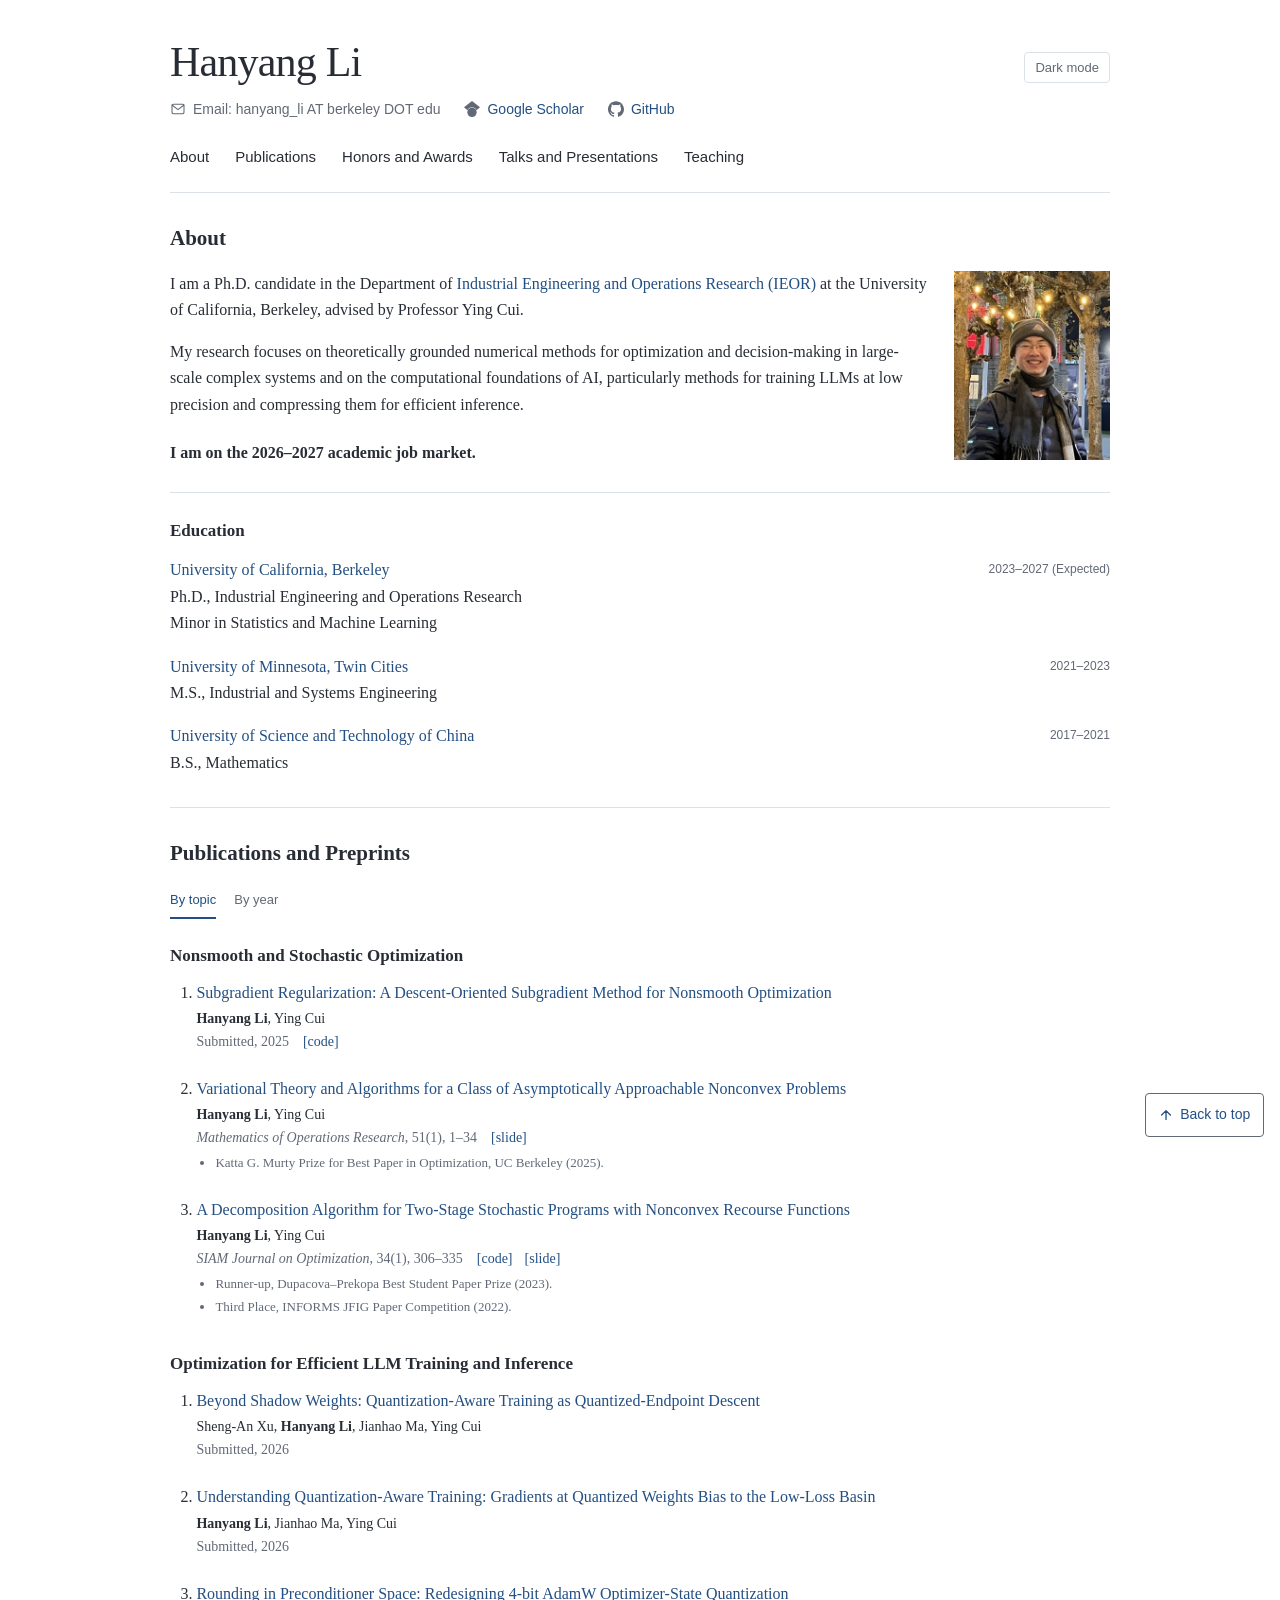
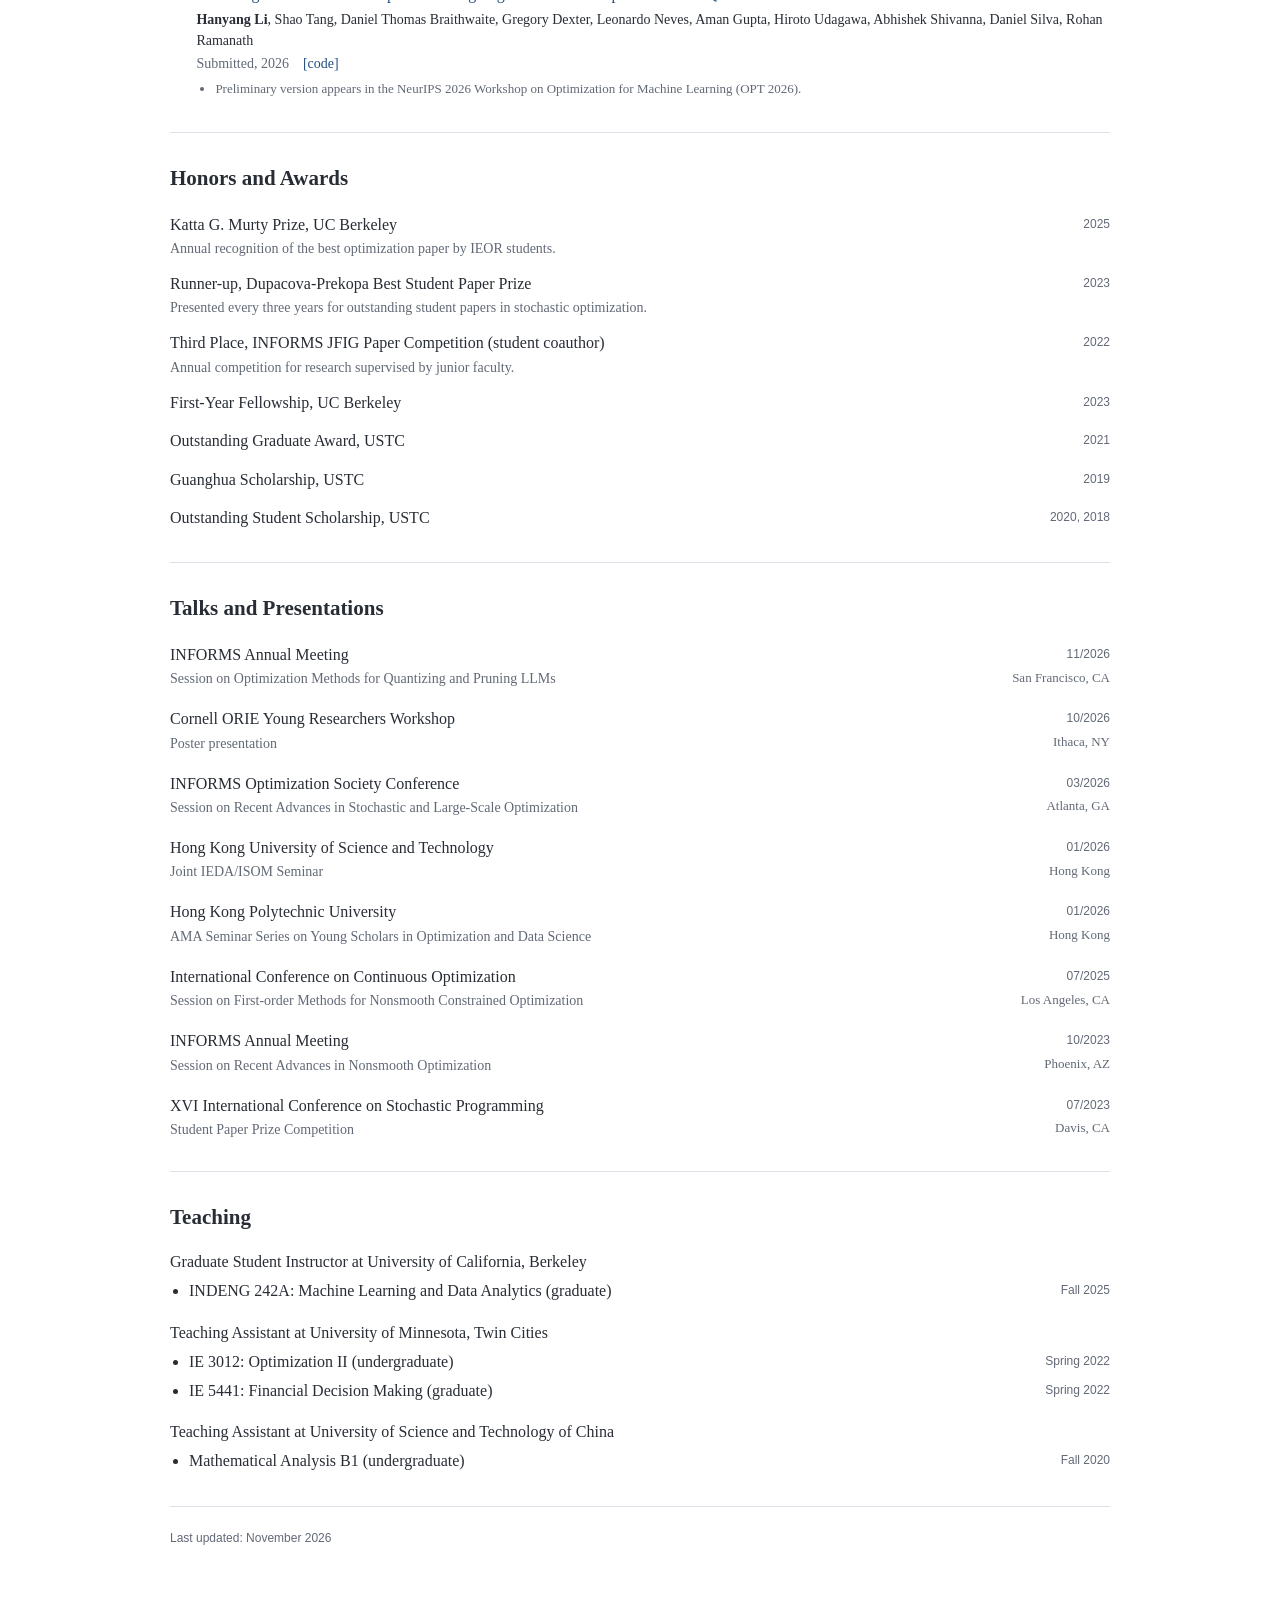
<file: index.html>
<!doctype html>
<html lang="en">
<head>
<meta charset="utf-8">
<meta name="viewport" content="width=device-width, initial-scale=1">
<title>Hanyang Li</title>
<style>html{color-scheme:light dark}body{margin:0}body>div{min-height:100vh}</style>
<script>
(() => {
  try {
    const theme = localStorage.getItem('hanyang-homepage-theme');
    if (theme === 'light' || theme === 'dark') document.documentElement.style.colorScheme = theme;
  } catch (_) {}
})();
</script>
</head>
<body>
<style>
#hanyang-homepage-draft {
  --hp-bg: light-dark(#ffffff, #181b20);
  --hp-text: light-dark(#282d35, #e5e8ee);
  --hp-muted: light-dark(#626976, #b0b8c5);
  --hp-link: light-dark(#234f83, #a3c5ec);
  --hp-rule: light-dark(#dce1e7, #3c434e);
  color: var(--hp-text);
  background: var(--hp-bg);
  font-family: Georgia, 'Times New Roman', serif;
  font-size: 16px;
  line-height: 1.65;
  padding: 38px 44px 30px;
  box-sizing: border-box;
  overflow-wrap: anywhere;
}
#hanyang-homepage-draft * { box-sizing: border-box; }
#hanyang-homepage-draft .hp-inner { max-width: 940px; margin: 0 auto; }
#hanyang-homepage-draft header { border-bottom: 1px solid var(--hp-rule); padding-bottom: 23px; }
#hanyang-homepage-draft .hp-header-top { display: flex; justify-content: space-between; align-items: center; gap: 16px; }
#hanyang-homepage-draft .hp-theme-toggle { flex-shrink: 0; color: var(--hp-muted); background: transparent; border: 1px solid var(--hp-rule); border-radius: 4px; padding: 7px 10px; font: 13px Arial, sans-serif; }
#hanyang-homepage-draft .hp-theme-toggle:hover { color: var(--hp-link); border-color: var(--hp-link); }
#hanyang-homepage-draft .hp-theme-toggle:focus-visible { outline: 2px solid var(--hp-link); outline-offset: 4px; }
@media (pointer: coarse) { #hanyang-homepage-draft .hp-theme-toggle { min-height: 44px; } }
#hanyang-homepage-draft h1 { font-size: 42px; line-height: 1.15; font-weight: 400; margin: 0 0 10px; letter-spacing: -.8px; }
#hanyang-homepage-draft a { color: var(--hp-link); text-decoration: none; }
#hanyang-homepage-draft a:hover { text-decoration: underline; }
#hanyang-homepage-draft a:focus-visible { outline: 2px solid var(--hp-link); outline-offset: 4px; }
#hanyang-homepage-draft nav { display: flex; flex-wrap: wrap; gap: 8px 26px; margin-top: 24px; font: 400 15px/1.6 Arial, sans-serif; }
#hanyang-homepage-draft nav a { color: var(--hp-text); }
#hanyang-homepage-draft nav a:hover { color: var(--hp-link); }
#hanyang-homepage-draft .hp-section { display: grid; grid-template-columns: 1fr; gap: 18px; padding: 31px 0; border-bottom: 1px solid var(--hp-rule); }
#hanyang-homepage-draft .hp-about-layout { display: grid; grid-template-columns: minmax(0, 1fr) 156px; gap: 24px; align-items: start; }
#hanyang-homepage-draft .hp-portrait { display: block; width: 156px; max-width: 100%; height: auto; aspect-ratio: 1171 / 1416; object-fit: cover; grid-column: 2; grid-row: 1; }
#hanyang-homepage-draft .hp-about-copy { grid-column: 1; grid-row: 1; }
#hanyang-homepage-draft .hp-about-education { margin-top: 8px; padding-top: 24px; border-top: 1px solid var(--hp-rule); }
#hanyang-homepage-draft .hp-about-education h3 { font-size: 17px; font-weight: 700; margin: 0 0 12px; }
#hanyang-homepage-draft .hp-education { margin: 0; padding: 0; list-style: none; }
#hanyang-homepage-draft .hp-education li { display: grid; grid-template-columns: minmax(0, 1fr) max-content; gap: 14px; margin: 0 0 17px; }
#hanyang-homepage-draft .hp-education li:last-child { margin-bottom: 0; }
#hanyang-homepage-draft .hp-degree { display: block; }
#hanyang-homepage-draft .hp-teaching-group + .hp-teaching-group { margin-top: 16px; }
#hanyang-homepage-draft .hp-teaching-group h3 { font-size: 16px; margin-bottom: 4px; line-height: 1.5; }
#hanyang-homepage-draft .hp-teaching-role { color: var(--hp-muted); font-size: 14px; font-weight: 400; line-height: 1.5; margin: 0 0 5px; }
#hanyang-homepage-draft .hp-teaching-courses { margin: 0; padding-left: 19px; list-style: disc; }
#hanyang-homepage-draft .hp-teaching-courses li { margin-bottom: 3px; }
#hanyang-homepage-draft .hp-teaching-courses li:last-child { margin-bottom: 0; }
#hanyang-homepage-draft .hp-teaching-course { display: grid; grid-template-columns: minmax(0, 1fr) 110px; gap: 14px; }
#hanyang-homepage-draft h2 { font-size: 21px; font-weight: 700; margin: 0; line-height: 1.4; }
#hanyang-homepage-draft h3 { font-size: 17px; font-weight: 500; margin: 0 0 10px; }
#hanyang-homepage-draft p { margin: 0 0 15px; }
#hanyang-homepage-draft p:last-child { margin-bottom: 0; }
#hanyang-homepage-draft strong { font-weight: 500; }
#hanyang-homepage-draft .hp-theme { margin: 0 0 21px; }
#hanyang-homepage-draft .hp-theme:last-child { margin-bottom: 0; }
#hanyang-homepage-draft .hp-theme h3 { margin-bottom: 5px; }
#hanyang-homepage-draft .hp-theme h3,
#hanyang-homepage-draft .hp-topic-view .hp-paper-group h3 { font-weight: 700; }
#hanyang-homepage-draft .hp-paper-list { margin: 0; padding-left: 1.65em; list-style: decimal; }
#hanyang-homepage-draft .hp-paper { margin: 0 0 24px; }
#hanyang-homepage-draft .hp-paper:last-child { margin-bottom: 0; }
#hanyang-homepage-draft .hp-paper-title { display: block; margin-bottom: 4px; font-size: 16px; line-height: 1.45; }
#hanyang-homepage-draft .hp-authors { font-size: 14px; margin: 0 0 2px; line-height: 1.5; }
#hanyang-homepage-draft .hp-authors a { color: inherit; }
#hanyang-homepage-draft .hp-advisor-link { color: inherit; }
#hanyang-homepage-draft .hp-authors strong,
#hanyang-homepage-draft #hp-job-market strong { font-weight: 700; }
#hanyang-homepage-draft #hp-job-market { margin-top: 22px; }
#hanyang-homepage-draft .hp-status { color: var(--hp-muted); font-size: 14px; margin: 0; line-height: 1.5; }
#hanyang-homepage-draft .hp-publication-meta { display: flex; flex-wrap: wrap; align-items: baseline; gap: 0 14px; }
#hanyang-homepage-draft .hp-resource-links { display: inline-flex; flex-wrap: wrap; align-items: baseline; gap: 12px; margin: 0; font-size: 14px; line-height: 1.5; }
#hanyang-homepage-draft .hp-award-list { color: var(--hp-muted); font-size: 13px; margin: 5px 0 0; padding-left: 19px; line-height: 1.5; list-style-type: disc; }
#hanyang-homepage-draft .hp-award-list li { margin: 3px 0; }
#hanyang-homepage-draft .hp-paper-group + .hp-paper-group { margin-top: 34px; }
#hanyang-homepage-draft .hp-grouping { display: flex; flex-wrap: wrap; align-items: center; gap: 6px 18px; margin: -5px 0 23px; }
#hanyang-homepage-draft .hp-grouping label { font-family: Arial, sans-serif; font-size: 13px; color: var(--hp-muted); background: transparent; border: 0; border-bottom: 2px solid transparent; padding: 7px 0; }
#hanyang-homepage-draft .hp-year-view { display: none; }
#hanyang-homepage-draft #hp-view-year:checked ~ .hp-topic-view { display: none; }
#hanyang-homepage-draft #hp-view-year:checked ~ .hp-year-view { display: block; }
#hanyang-homepage-draft #hp-view-topic:checked ~ .hp-grouping label[for="hp-view-topic"],
#hanyang-homepage-draft #hp-view-year:checked ~ .hp-grouping label[for="hp-view-year"] { color: var(--hp-link); border-bottom-color: var(--hp-link); }
#hanyang-homepage-draft #hp-view-topic:focus-visible ~ .hp-grouping label[for="hp-view-topic"],
#hanyang-homepage-draft #hp-view-year:focus-visible ~ .hp-grouping label[for="hp-view-year"] { outline: 2px solid var(--hp-link); outline-offset: 4px; }
#hanyang-homepage-draft .hp-screen-reader { position: absolute; width: 1px; height: 1px; padding: 0; margin: -1px; overflow: hidden; clip-path: inset(50%); white-space: nowrap; border: 0; }
#hanyang-homepage-draft [hidden] { display: none; }
@media (pointer: coarse) { #hanyang-homepage-draft .hp-grouping label { min-height: 44px; min-width: 64px; } }
#hanyang-homepage-draft .hp-talks { margin: 0; padding: 0; list-style: none; }
#hanyang-homepage-draft .hp-talks li { display: grid; grid-template-columns: minmax(0, 1fr) 130px; gap: 14px; margin: 0 0 17px; }
#hanyang-homepage-draft .hp-talks li:last-child { margin-bottom: 0; }
#hanyang-homepage-draft .hp-talk-venue { display: block; }
#hanyang-homepage-draft .hp-talk-meta { text-align: right; }
#hanyang-homepage-draft .hp-talk-meta .hp-date { display: block; text-align: right; }
#hanyang-homepage-draft .hp-talk-meta .hp-location { display: block; margin-top: 4px; font-size: 13px; line-height: 1.45; }
#hanyang-homepage-draft .hp-talk-detail { display: block; color: var(--hp-muted); font-size: 14px; line-height: 1.5; }
#hanyang-homepage-draft .hp-date { color: var(--hp-muted); text-align: right; font-family: Arial, sans-serif; font-size: 12px; padding-top: 3px; white-space: nowrap; }
#hanyang-homepage-draft #hp-contact { display: flex; flex-wrap: wrap; align-items: center; gap: 8px 24px; margin: 2px 0 0; color: var(--hp-muted); font: 14px/1.6 Arial, sans-serif; }
#hanyang-homepage-draft .hp-contact-email, #hanyang-homepage-draft .hp-profile-links a { display: inline-flex; align-items: center; gap: 7px; max-width: 100%; }
#hanyang-homepage-draft .hp-contact-icon { display: block; width: 16px; height: 16px; flex: none; color: var(--hp-muted); }
@media (max-width: 680px) {
  #hanyang-homepage-draft #hp-contact { flex-direction: column; align-items: flex-start; gap: 7px; }
}
#hanyang-homepage-draft .hp-profile-links { display: inline-flex; flex-wrap: wrap; align-items: baseline; column-gap: 1.5rem; }
#hanyang-homepage-draft .hp-spaced { display: flex; flex-wrap: wrap; align-items: baseline; gap: 0 1.5rem; }
#hanyang-homepage-draft .hp-location { color: var(--hp-muted); font-size: 14px; }
#hanyang-homepage-draft #hp-home { scroll-margin-top: 3rem; }
#hanyang-homepage-draft { --hp-page-gutter:44px; --hp-return-gap:16px; --hp-return-size:44px; }
#hanyang-homepage-draft .hp-scroll-body { position:relative; }
#hanyang-homepage-draft .hp-return-rail {
  position:absolute; z-index:2; pointer-events:none;
  right:calc(max(var(--hp-return-gap), env(safe-area-inset-right, 0px)) - var(--hp-page-gutter));
  top:min(100vh, calc(100% - var(--hp-return-size)));
  top:min(100dvh, calc(100% - var(--hp-return-size))); bottom:0;
}
#hanyang-homepage-draft .hp-back-top {
  position:sticky;
  top:calc(100vh - var(--hp-return-size) - max(var(--hp-return-gap), env(safe-area-inset-bottom, 0px)));
  top:calc(100dvh - var(--hp-return-size) - max(var(--hp-return-gap), env(safe-area-inset-bottom, 0px)));
  display:flex; align-items:center; justify-content:center; gap:.45rem; min-height:var(--hp-return-size);
  padding:0 .8rem; pointer-events:auto; font:14px/1.2 Arial, sans-serif;
  color:var(--hp-link); background:var(--hp-bg); border:1px solid var(--hp-muted); border-radius:4px;
}
#hanyang-homepage-draft .hp-back-top .hp-short { display: none; }
#hanyang-homepage-draft .hp-back-top svg { width: 14px; height: 14px; flex: none; }
#hanyang-homepage-draft footer { min-height: 65px; }
@media (max-width: 680px) {
  #hanyang-homepage-draft .hp-spaced, #hanyang-homepage-draft .hp-profile-links { column-gap: 1.25rem; }
  #hanyang-homepage-draft { --hp-page-gutter:24px; --hp-return-gap:10px; }
  #hanyang-homepage-draft .hp-back-top .hp-short { display: inline; }
  #hanyang-homepage-draft .hp-back-top .hp-long { display: none; }
}
#hanyang-homepage-draft .hp-honors { padding: 0; margin: 0; list-style: none; }
#hanyang-homepage-draft .hp-honors a { color: inherit; }
#hanyang-homepage-draft .hp-honors li { display: grid; grid-template-columns: minmax(0, 1fr) max-content; gap: 2px 14px; }
#hanyang-homepage-draft .hp-honors li + li { margin-top: 12px; }
#hanyang-homepage-draft .hp-award-note { display: block; color: var(--hp-muted); font-size: 14px; line-height: 1.5; }
@media (max-width: 400px) { #hanyang-homepage-draft .hp-honors li { grid-template-columns: 1fr; } }
#hanyang-homepage-draft footer { padding-top: 22px; color: var(--hp-muted); font-family: Arial, sans-serif; font-size: 12px; }
@media (max-width: 680px) {
  #hanyang-homepage-draft { padding: 28px 24px; }
  #hanyang-homepage-draft .hp-section { gap: 15px; padding: 25px 0; }
  #hanyang-homepage-draft h1 { font-size: 36px; }
}
@media (max-width: 400px) {
  #hanyang-homepage-draft { --hp-page-gutter:18px; padding: 24px 18px; }
  #hanyang-homepage-draft .hp-talks li { grid-template-columns: minmax(0, 1fr) 100px; gap: 14px; }
  #hanyang-homepage-draft .hp-education li { grid-template-columns: 1fr; gap: 2px; }
  #hanyang-homepage-draft .hp-teaching-course { grid-template-columns: 1fr; gap: 2px; }
  #hanyang-homepage-draft .hp-date { text-align: left; padding: 0; }
}
@media (max-width: 520px) {
  #hanyang-homepage-draft .hp-about-layout { grid-template-columns: 1fr; gap: 18px; }
  #hanyang-homepage-draft .hp-portrait { grid-column: 1; grid-row: 1; }
  #hanyang-homepage-draft .hp-about-copy { grid-column: 1; grid-row: 2; }
}
</style>
<div id="hanyang-homepage-draft">
  <div class="hp-inner">
    <header id="hp-home" tabindex="-1">
      <div class="hp-header-top">
        <h1>Hanyang Li</h1>
        <button class="hp-theme-toggle cursor-interaction" type="button" aria-label="Switch to dark mode">Dark mode</button>
      </div>
      <p id="hp-contact"><span class="hp-contact-email"><svg class="hp-contact-icon" viewBox="0 0 24 24" fill="none" stroke="currentColor" stroke-width="1.6" stroke-linecap="round" stroke-linejoin="round" aria-hidden="true" focusable="false"><rect x="3" y="5" width="18" height="14" rx="2"/><path d="m3 6 9 7 9-7"/></svg><span>Email: hanyang_li AT berkeley DOT edu</span></span><span class="hp-profile-links"><a href="https://scholar.google.com/citations?hl=en&amp;user=V45E46EAAAAJ" target="_blank" rel="noopener noreferrer"><svg class="hp-contact-icon" viewBox="0 0 24 24" fill="currentColor" aria-hidden="true" focusable="false"><path d="M5.242 13.769L0 9.5 12 0l12 9.5-5.242 4.269C17.548 11.249 14.978 9.5 12 9.5c-2.977 0-5.548 1.748-6.758 4.269zM12 10a7 7 0 1 0 0 14 7 7 0 0 0 0-14z"/></svg><span>Google Scholar</span></a><a href="https://github.com/lhyoung99" target="_blank" rel="noopener noreferrer"><svg class="hp-contact-icon" viewBox="0 0 24 24" fill="currentColor" aria-hidden="true" focusable="false"><path d="M12 .297c-6.63 0-12 5.373-12 12 0 5.303 3.438 9.8 8.205 11.385.6.113.82-.258.82-.577 0-.285-.01-1.04-.015-2.04-3.338.724-4.042-1.61-4.042-1.61C4.422 18.07 3.633 17.7 3.633 17.7c-1.087-.744.084-.729.084-.729 1.205.084 1.838 1.236 1.838 1.236 1.07 1.835 2.809 1.305 3.495.998.108-.776.417-1.305.76-1.605-2.665-.3-5.466-1.332-5.466-5.93 0-1.31.465-2.38 1.235-3.22-.135-.303-.54-1.523.105-3.176 0 0 1.005-.322 3.3 1.23.96-.267 1.98-.399 3-.405 1.02.006 2.04.138 3 .405 2.28-1.552 3.285-1.23 3.285-1.23.645 1.653.24 2.873.12 3.176.765.84 1.23 1.91 1.23 3.22 0 4.61-2.805 5.625-5.475 5.92.42.36.81 1.096.81 2.22 0 1.606-.015 2.896-.015 3.286 0 .315.21.69.825.57C20.565 22.092 24 17.592 24 12.297c0-6.627-5.373-12-12-12"/></svg><span>GitHub</span></a></span></p>
      <nav aria-label="Homepage sections">
        <a href="#hp-about">About</a>
        <a href="#hp-publications">Publications</a>
        <a href="#hp-honors">Honors and Awards</a>
        <a href="#hp-talks">Talks and Presentations</a>
        <a href="#hp-teaching">Teaching</a>
      </nav>
    </header>
  </div>
  <div class="hp-scroll-body">
    <div class="hp-inner">

    <section class="hp-section" id="hp-about" aria-labelledby="hp-about-title">
      <h2 id="hp-about-title">About</h2>
      <div class="hp-about-layout">
        <img class="hp-portrait" src="portrait-lights.jpg" alt="Hanyang Li" width="1171" height="1416" decoding="async" data-alternate-src="photos.jpg">
        <div class="hp-about-copy">
        <p>I am a Ph.D. candidate in the Department of <a href="https://ieor.berkeley.edu/" target="_blank" rel="noopener noreferrer">Industrial Engineering and Operations Research (IEOR)</a> at the University of California, Berkeley, advised by Professor <a class="hp-advisor-link" href="https://sites.google.com/site/optyingcui/" target="_blank" rel="noopener noreferrer">Ying Cui</a>.</p>
          <p id="hp-research">My research focuses on theoretically grounded numerical methods for optimization and decision-making in large-scale complex systems and on the computational foundations of AI, particularly methods for training LLMs at low precision and compressing them for efficient inference.</p>
        <p id="hp-job-market"><strong>I am on the 2026–2027 academic job market.</strong></p>
        </div>
      </div>
      <section class="hp-about-education" id="hp-education" aria-labelledby="hp-education-title">
      <h3 id="hp-education-title">Education</h3>
      <ul class="hp-education">
        <li>
          <div><a href="https://www.berkeley.edu/" target="_blank" rel="noopener noreferrer">University of California, Berkeley</a><span class="hp-degree">Ph.D., Industrial Engineering and Operations Research</span><span class="hp-degree">Minor in Statistics and Machine Learning</span></div>
          <span class="hp-date">2023–2027 (Expected)</span>
        </li>
        <li>
          <div><a href="https://twin-cities.umn.edu/" target="_blank" rel="noopener noreferrer">University of Minnesota, Twin Cities</a><span class="hp-degree">M.S., Industrial and Systems Engineering</span></div>
          <span class="hp-date">2021–2023</span>
        </li>
        <li>
          <div><a href="https://en.ustc.edu.cn/" target="_blank" rel="noopener noreferrer">University of Science and Technology of China</a><span class="hp-degree">B.S., Mathematics</span></div>
          <span class="hp-date">2017–2021</span>
        </li>
      </ul>
      </section>
    </section>

    <section class="hp-section" id="hp-publications" aria-labelledby="hp-publications-title">
      <h2 id="hp-publications-title">Publications and Preprints</h2>
      <div>
        <input class="hp-screen-reader" type="radio" name="hp-publication-view" id="hp-view-topic" value="topic" checked aria-controls="hp-publication-groups">
        <input class="hp-screen-reader" type="radio" name="hp-publication-view" id="hp-view-year" value="year" aria-controls="hp-publication-years">
        <div class="hp-grouping">
          <label class="cursor-interaction" for="hp-view-topic">By topic</label>
          <label class="cursor-interaction" for="hp-view-year">By year</label>
        </div>
        <div id="hp-publication-groups" class="hp-topic-view">
        <div class="hp-paper-group" data-publication-group="nonsmooth">
          <h3>Nonsmooth and Stochastic Optimization</h3>
          <ol class="hp-paper-list" start="1">
            <li class="hp-paper" data-topic="nonsmooth" data-year="2025" data-order="1">
              <a class="hp-paper-title" href="https://arxiv.org/abs/2505.07143" target="_blank" rel="noopener noreferrer">Subgradient Regularization: A Descent-Oriented Subgradient Method for Nonsmooth Optimization</a>
              <p class="hp-authors"><strong>Hanyang Li</strong>, <a href="https://sites.google.com/site/optyingcui/" target="_blank" rel="noopener noreferrer">Ying Cui</a></p>
              <p class="hp-status hp-publication-meta"><span>Submitted, 2025</span> <span class="hp-resource-links"><a href="https://github.com/lhyoung99/subgradient-regularization" target="_blank" rel="noopener noreferrer">[code]</a></span></p>
            </li>
            <li class="hp-paper" data-topic="nonsmooth" data-year="2025" data-order="2">
              <a class="hp-paper-title" href="https://pubsonline.informs.org/doi/10.1287/moor.2023.0202" target="_blank" rel="noopener noreferrer">Variational Theory and Algorithms for a Class of Asymptotically Approachable Nonconvex Problems</a>
              <p class="hp-authors"><strong>Hanyang Li</strong>, <a href="https://sites.google.com/site/optyingcui/" target="_blank" rel="noopener noreferrer">Ying Cui</a></p>
              <p class="hp-status hp-publication-meta"><span><em>Mathematics of Operations Research</em>, 51(1), 1–34</span> <span class="hp-resource-links"><a href="https://lhyoung99.github.io/ADC_2023INFORMS.pdf" target="_blank" rel="noopener noreferrer">[slide]</a></span></p>
              <ul class="hp-award-list">
                <li>Katta G. Murty Prize for Best Paper in Optimization, UC Berkeley (2025).</li>
              </ul>
            </li>
            <li class="hp-paper" data-topic="nonsmooth" data-year="2024" data-order="3">
              <a class="hp-paper-title" href="https://epubs.siam.org/doi/abs/10.1137/22M1488533?journalCode=sjope8" target="_blank" rel="noopener noreferrer">A Decomposition Algorithm for Two-Stage Stochastic Programs with Nonconvex Recourse Functions</a>
              <p class="hp-authors"><strong>Hanyang Li</strong>, <a href="https://sites.google.com/site/optyingcui/" target="_blank" rel="noopener noreferrer">Ying Cui</a></p>
              <p class="hp-status hp-publication-meta"><span><em>SIAM Journal on Optimization</em>, 34(1), 306–335</span> <span class="hp-resource-links"><a href="https://github.com/lhyoung99/Decomposition_NonvexSP" target="_blank" rel="noopener noreferrer">[code]</a> <a href="https://lhyoung99.github.io/Decomp_2023ICSP.pdf" target="_blank" rel="noopener noreferrer">[slide]</a></span></p>
              <ul class="hp-award-list">
                <li>Runner-up, Dupacova–Prekopa Best Student Paper Prize (2023).</li>
                <li>Third Place, INFORMS JFIG Paper Competition (2022).</li>
              </ul>
            </li>
          </ol>
        </div>
        <div class="hp-paper-group" data-publication-group="efficient">
          <h3>Optimization for Efficient LLM Training and Inference</h3>
          <ol class="hp-paper-list" start="1">
            <li class="hp-paper" data-topic="efficient" data-year="2026" data-order="1">
              <a class="hp-paper-title" href="https://arxiv.org/abs/2609.21834" target="_blank" rel="noopener noreferrer">Beyond Shadow Weights: Quantization-Aware Training as Quantized-Endpoint Descent</a>
              <p class="hp-authors"><a href="https://samuel-xu825.github.io/index.html" target="_blank" rel="noopener noreferrer">Sheng-An Xu</a>, <strong>Hanyang Li</strong>, <a href="https://jianhaoma.github.io/" target="_blank" rel="noopener noreferrer">Jianhao Ma</a>, <a href="https://sites.google.com/site/optyingcui/" target="_blank" rel="noopener noreferrer">Ying Cui</a></p>
              <p class="hp-status">Submitted, 2026</p>
            </li>
            <li class="hp-paper" data-topic="efficient" data-year="2026" data-order="2">
              <a class="hp-paper-title" href="https://arxiv.org/abs/2606.09012" target="_blank" rel="noopener noreferrer">Understanding Quantization-Aware Training: Gradients at Quantized Weights Bias to the Low-Loss Basin</a>
              <p class="hp-authors"><strong>Hanyang Li</strong>, <a href="https://jianhaoma.github.io/" target="_blank" rel="noopener noreferrer">Jianhao Ma</a>, <a href="https://sites.google.com/site/optyingcui/" target="_blank" rel="noopener noreferrer">Ying Cui</a></p>
              <p class="hp-status">Submitted, 2026</p>
            </li>
            <li class="hp-paper" data-topic="efficient" data-year="2026" data-order="3">
              <a class="hp-paper-title" href="https://arxiv.org/abs/2610.12444" target="_blank" rel="noopener noreferrer">Rounding in Preconditioner Space: Redesigning 4-bit AdamW Optimizer-State Quantization</a>
              <p class="hp-authors"><strong>Hanyang Li</strong>, Shao Tang, Daniel Thomas Braithwaite, Gregory Dexter, Leonardo Neves, Aman Gupta, Hiroto Udagawa, Abhishek Shivanna, Daniel Silva, Rohan Ramanath</p>
              <p class="hp-status hp-publication-meta"><span>Submitted, 2026</span> <span class="hp-resource-links"><a href="https://github.com/nubank/adamw4bit" target="_blank" rel="noopener noreferrer">[code]</a></span></p>
              <ul class="hp-award-list">
                <li>Preliminary version appears in the NeurIPS 2026 Workshop on Optimization for Machine Learning (OPT 2026).</li>
              </ul>
            </li>
          </ol>
        </div>
        </div>
        <div id="hp-publication-years" class="hp-year-view">
        <div class="hp-paper-group" data-publication-group="2026">
          <h3>2026</h3>
          <ol class="hp-paper-list" start="1">
            <li class="hp-paper" data-topic="efficient" data-year="2026" data-order="1">
              <a class="hp-paper-title" href="https://arxiv.org/abs/2609.21834" target="_blank" rel="noopener noreferrer">Beyond Shadow Weights: Quantization-Aware Training as Quantized-Endpoint Descent</a>
              <p class="hp-authors"><a href="https://samuel-xu825.github.io/index.html" target="_blank" rel="noopener noreferrer">Sheng-An Xu</a>, <strong>Hanyang Li</strong>, <a href="https://jianhaoma.github.io/" target="_blank" rel="noopener noreferrer">Jianhao Ma</a>, <a href="https://sites.google.com/site/optyingcui/" target="_blank" rel="noopener noreferrer">Ying Cui</a></p>
              <p class="hp-status">Submitted, 2026</p>
            </li>
            <li class="hp-paper" data-topic="efficient" data-year="2026" data-order="2">
              <a class="hp-paper-title" href="https://arxiv.org/abs/2606.09012" target="_blank" rel="noopener noreferrer">Understanding Quantization-Aware Training: Gradients at Quantized Weights Bias to the Low-Loss Basin</a>
              <p class="hp-authors"><strong>Hanyang Li</strong>, <a href="https://jianhaoma.github.io/" target="_blank" rel="noopener noreferrer">Jianhao Ma</a>, <a href="https://sites.google.com/site/optyingcui/" target="_blank" rel="noopener noreferrer">Ying Cui</a></p>
              <p class="hp-status">Submitted, 2026</p>
            </li>
            <li class="hp-paper" data-topic="efficient" data-year="2026" data-order="3">
              <a class="hp-paper-title" href="https://arxiv.org/abs/2610.12444" target="_blank" rel="noopener noreferrer">Rounding in Preconditioner Space: Redesigning 4-bit AdamW Optimizer-State Quantization</a>
              <p class="hp-authors"><strong>Hanyang Li</strong>, Shao Tang, Daniel Thomas Braithwaite, Gregory Dexter, Leonardo Neves, Aman Gupta, Hiroto Udagawa, Abhishek Shivanna, Daniel Silva, Rohan Ramanath</p>
              <p class="hp-status hp-publication-meta"><span>Submitted, 2026</span> <span class="hp-resource-links"><a href="https://github.com/nubank/adamw4bit" target="_blank" rel="noopener noreferrer">[code]</a></span></p>
              <ul class="hp-award-list">
                <li>Preliminary version appears in the NeurIPS 2026 Workshop on Optimization for Machine Learning (OPT 2026).</li>
              </ul>
            </li>
          </ol>
        </div>
        <div class="hp-paper-group" data-publication-group="2025">
          <h3>2025</h3>
          <ol class="hp-paper-list" start="1">
            <li class="hp-paper" data-topic="nonsmooth" data-year="2025" data-order="1">
              <a class="hp-paper-title" href="https://arxiv.org/abs/2505.07143" target="_blank" rel="noopener noreferrer">Subgradient Regularization: A Descent-Oriented Subgradient Method for Nonsmooth Optimization</a>
              <p class="hp-authors"><strong>Hanyang Li</strong>, <a href="https://sites.google.com/site/optyingcui/" target="_blank" rel="noopener noreferrer">Ying Cui</a></p>
              <p class="hp-status hp-publication-meta"><span>Submitted, 2025</span> <span class="hp-resource-links"><a href="https://github.com/lhyoung99/subgradient-regularization" target="_blank" rel="noopener noreferrer">[code]</a></span></p>
            </li>
            <li class="hp-paper" data-topic="nonsmooth" data-year="2025" data-order="2">
              <a class="hp-paper-title" href="https://pubsonline.informs.org/doi/10.1287/moor.2023.0202" target="_blank" rel="noopener noreferrer">Variational Theory and Algorithms for a Class of Asymptotically Approachable Nonconvex Problems</a>
              <p class="hp-authors"><strong>Hanyang Li</strong>, <a href="https://sites.google.com/site/optyingcui/" target="_blank" rel="noopener noreferrer">Ying Cui</a></p>
              <p class="hp-status hp-publication-meta"><span><em>Mathematics of Operations Research</em>, 51(1), 1–34</span> <span class="hp-resource-links"><a href="https://lhyoung99.github.io/ADC_2023INFORMS.pdf" target="_blank" rel="noopener noreferrer">[slide]</a></span></p>
              <ul class="hp-award-list">
                <li>Katta G. Murty Prize for Best Paper in Optimization, UC Berkeley (2025).</li>
              </ul>
            </li>
          </ol>
        </div>
        <div class="hp-paper-group" data-publication-group="2024">
          <h3>2024</h3>
          <ol class="hp-paper-list" start="1">
            <li class="hp-paper" data-topic="nonsmooth" data-year="2024" data-order="3">
              <a class="hp-paper-title" href="https://epubs.siam.org/doi/abs/10.1137/22M1488533?journalCode=sjope8" target="_blank" rel="noopener noreferrer">A Decomposition Algorithm for Two-Stage Stochastic Programs with Nonconvex Recourse Functions</a>
              <p class="hp-authors"><strong>Hanyang Li</strong>, <a href="https://sites.google.com/site/optyingcui/" target="_blank" rel="noopener noreferrer">Ying Cui</a></p>
              <p class="hp-status hp-publication-meta"><span><em>SIAM Journal on Optimization</em>, 34(1), 306–335</span> <span class="hp-resource-links"><a href="https://github.com/lhyoung99/Decomposition_NonvexSP" target="_blank" rel="noopener noreferrer">[code]</a> <a href="https://lhyoung99.github.io/Decomp_2023ICSP.pdf" target="_blank" rel="noopener noreferrer">[slide]</a></span></p>
              <ul class="hp-award-list">
                <li>Runner-up, Dupacova–Prekopa Best Student Paper Prize (2023).</li>
                <li>Third Place, INFORMS JFIG Paper Competition (2022).</li>
              </ul>
            </li>
          </ol>
        </div>
        </div>
      </div>
    </section>

    <section class="hp-section" id="hp-honors" aria-labelledby="hp-honors-title">
      <h2 id="hp-honors-title">Honors and Awards</h2>
      <ul class="hp-honors">
        <li><div><a href="https://ieor.berkeley.edu/graduate/katta-g-murty-prize-hanyang-li/" target="_blank" rel="noopener noreferrer">Katta G. Murty Prize, UC Berkeley</a><span class="hp-award-note">Annual recognition of the best optimization paper by IEOR students.</span></div><span class="hp-date">2025</span></li>
        <li><div>Runner-up, <a href="https://www.stoprog.org/2023-dupa%C4%8Dov%C3%A1-pr%C3%A9kopa-student-paper-prize-awards" target="_blank" rel="noopener noreferrer">Dupacova-Prekopa Best Student Paper Prize</a><span class="hp-award-note">Presented every three years for outstanding student papers in stochastic optimization.</span></div><span class="hp-date">2023</span></li>
        <li><div>Third Place, <a href="https://www.informs.org/Recognizing-Excellence/Award-Recipients/Hanyang-Li" target="_blank" rel="noopener noreferrer">INFORMS JFIG Paper Competition (student coauthor)</a><span class="hp-award-note">Annual competition for research supervised by junior faculty.</span></div><span class="hp-date">2022</span></li>
        <li><div>First-Year Fellowship, UC Berkeley</div><span class="hp-date">2023</span></li>
        <li><div>Outstanding Graduate Award, USTC</div><span class="hp-date">2021</span></li>
        <li><div>Guanghua Scholarship, USTC</div><span class="hp-date">2019</span></li>
        <li><div>Outstanding Student Scholarship, USTC</div><span class="hp-date">2020, 2018</span></li>
      </ul>
    </section>

    <section class="hp-section" id="hp-talks" aria-labelledby="hp-talks-title">
      <h2 id="hp-talks-title">Talks and Presentations</h2>
      <ul class="hp-talks">
        <li>
          <div><span class="hp-talk-venue">INFORMS Annual Meeting</span><span class="hp-talk-detail">Session on Optimization Methods for Quantizing and Pruning LLMs</span></div>
          <div class="hp-talk-meta"><span class="hp-date">11/2026</span><span class="hp-location">San Francisco, CA</span></div>
        </li>
        <li>
          <div><span class="hp-talk-venue">Cornell ORIE Young Researchers Workshop</span><span class="hp-talk-detail">Poster presentation</span></div>
          <div class="hp-talk-meta"><span class="hp-date">10/2026</span><span class="hp-location">Ithaca, NY</span></div>
        </li>
        <li>
          <div><span class="hp-talk-venue">INFORMS Optimization Society Conference</span><span class="hp-talk-detail">Session on Recent Advances in Stochastic and Large-Scale Optimization</span></div>
          <div class="hp-talk-meta"><span class="hp-date">03/2026</span><span class="hp-location">Atlanta, GA</span></div>
        </li>
        <li>
          <div><span class="hp-talk-venue">Hong Kong University of Science and Technology</span><span class="hp-talk-detail">Joint IEDA/ISOM Seminar</span></div>
          <div class="hp-talk-meta"><span class="hp-date">01/2026</span><span class="hp-location">Hong Kong</span></div>
        </li>
        <li>
          <div><span class="hp-talk-venue">Hong Kong Polytechnic University</span><span class="hp-talk-detail">AMA Seminar Series on Young Scholars in Optimization and Data Science</span></div>
          <div class="hp-talk-meta"><span class="hp-date">01/2026</span><span class="hp-location">Hong Kong</span></div>
        </li>
        <li>
          <div><span class="hp-talk-venue">International Conference on Continuous Optimization</span><span class="hp-talk-detail">Session on First-order Methods for Nonsmooth Constrained Optimization</span></div>
          <div class="hp-talk-meta"><span class="hp-date">07/2025</span><span class="hp-location">Los Angeles, CA</span></div>
        </li>
        <li>
          <div><span class="hp-talk-venue">INFORMS Annual Meeting</span><span class="hp-talk-detail">Session on Recent Advances in Nonsmooth Optimization</span></div>
          <div class="hp-talk-meta"><span class="hp-date">10/2023</span><span class="hp-location">Phoenix, AZ</span></div>
        </li>
        <li>
          <div><span class="hp-talk-venue">XVI International Conference on Stochastic Programming</span><span class="hp-talk-detail">Student Paper Prize Competition</span></div>
          <div class="hp-talk-meta"><span class="hp-date">07/2023</span><span class="hp-location">Davis, CA</span></div>
        </li>
      </ul>
    </section>

    <section class="hp-section" id="hp-teaching" aria-labelledby="hp-teaching-title">
      <h2 id="hp-teaching-title">Teaching</h2>
      <div>
        <div class="hp-teaching-group">
          <h3>Graduate Student Instructor at University of California, Berkeley</h3>
          <ul class="hp-teaching-courses">
            <li><div class="hp-teaching-course"><span>INDENG 242A: Machine Learning and Data Analytics (graduate)</span><span class="hp-date">Fall 2025</span></div></li>
          </ul>
        </div>
        <div class="hp-teaching-group">
          <h3>Teaching Assistant at University of Minnesota, Twin Cities</h3>
          <ul class="hp-teaching-courses">
            <li><div class="hp-teaching-course"><span>IE 3012: Optimization II (undergraduate)</span><span class="hp-date">Spring 2022</span></div></li>
            <li><div class="hp-teaching-course"><span>IE 5441: Financial Decision Making (graduate)</span><span class="hp-date">Spring 2022</span></div></li>
          </ul>
        </div>
        <div class="hp-teaching-group">
          <h3>Teaching Assistant at University of Science and Technology of China</h3>
          <ul class="hp-teaching-courses">
            <li><div class="hp-teaching-course"><span>Mathematical Analysis B1 (undergraduate)</span><span class="hp-date">Fall 2020</span></div></li>
          </ul>
        </div>
      </div>
    </section>
    <footer>Last updated: November 2026</footer>
    </div>
    <div class="hp-return-rail">
    <a id="hp-return" class="hp-back-top" href="#hp-home" aria-label="Back to top">
      <svg viewBox="0 0 16 16" fill="none" stroke="currentColor" stroke-width="1.5" stroke-linecap="round" stroke-linejoin="round" aria-hidden="true"><path d="M8 13V3m-5 5 5-5 5 5"/></svg>
      <span class="hp-long">Back to top</span><span class="hp-short">Top</span>
    </a>
    </div>
  </div>
</div>
<script>
(() => {
  const root = document.getElementById('hanyang-homepage-draft');
  if (!root) return;
  const themeToggle = root.querySelector('.hp-theme-toggle');
  const systemPreference = window.matchMedia('(prefers-color-scheme: dark)');
  let selectedTheme = null;
  try {
    const savedTheme = localStorage.getItem('hanyang-homepage-theme');
    if (savedTheme === 'light' || savedTheme === 'dark') selectedTheme = savedTheme;
  } catch (_) {}
  const applyTheme = (theme) => {
    document.documentElement.style.colorScheme = theme;
    root.style.colorScheme = theme;
    if (themeToggle) {
      const nextTheme = theme === 'dark' ? 'light' : 'dark';
      themeToggle.textContent = nextTheme === 'dark' ? 'Dark mode' : 'Light mode';
      themeToggle.setAttribute('aria-label', `Switch to ${nextTheme} mode`);
    }
  };
  applyTheme(selectedTheme || (systemPreference.matches ? 'dark' : 'light'));
  if (themeToggle) {
    themeToggle.addEventListener('click', () => {
      selectedTheme = root.style.colorScheme === 'dark' ? 'light' : 'dark';
      applyTheme(selectedTheme);
      try { localStorage.setItem('hanyang-homepage-theme', selectedTheme); } catch (_) {}
    });
  }
  systemPreference.addEventListener('change', (event) => {
    if (!selectedTheme) applyTheme(event.matches ? 'dark' : 'light');
  });
  const portrait = root.querySelector('.hp-portrait');
  if (!portrait) return;
  const alternate = portrait.getAttribute('data-alternate-src');
  if (alternate && Math.random() < 0.5) portrait.src = alternate;
})();
</script>
</body>
</html>
</file>
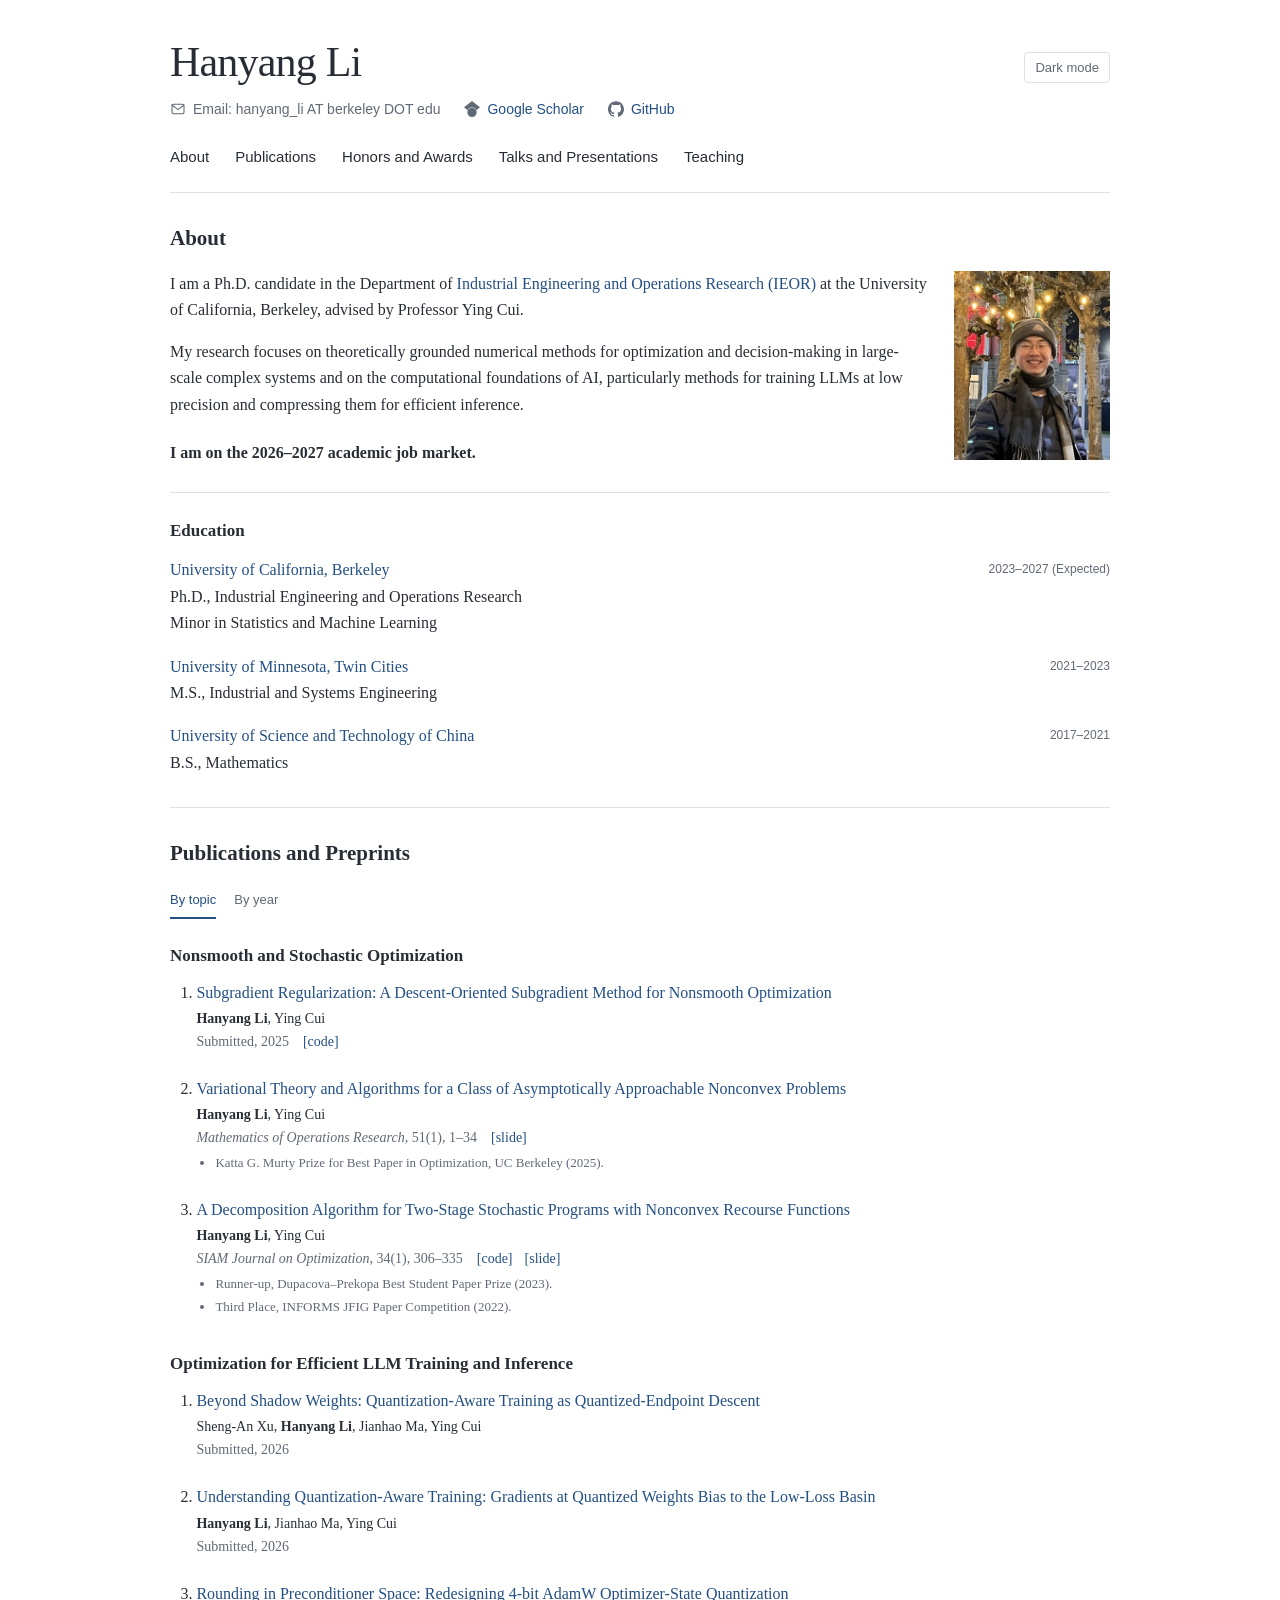
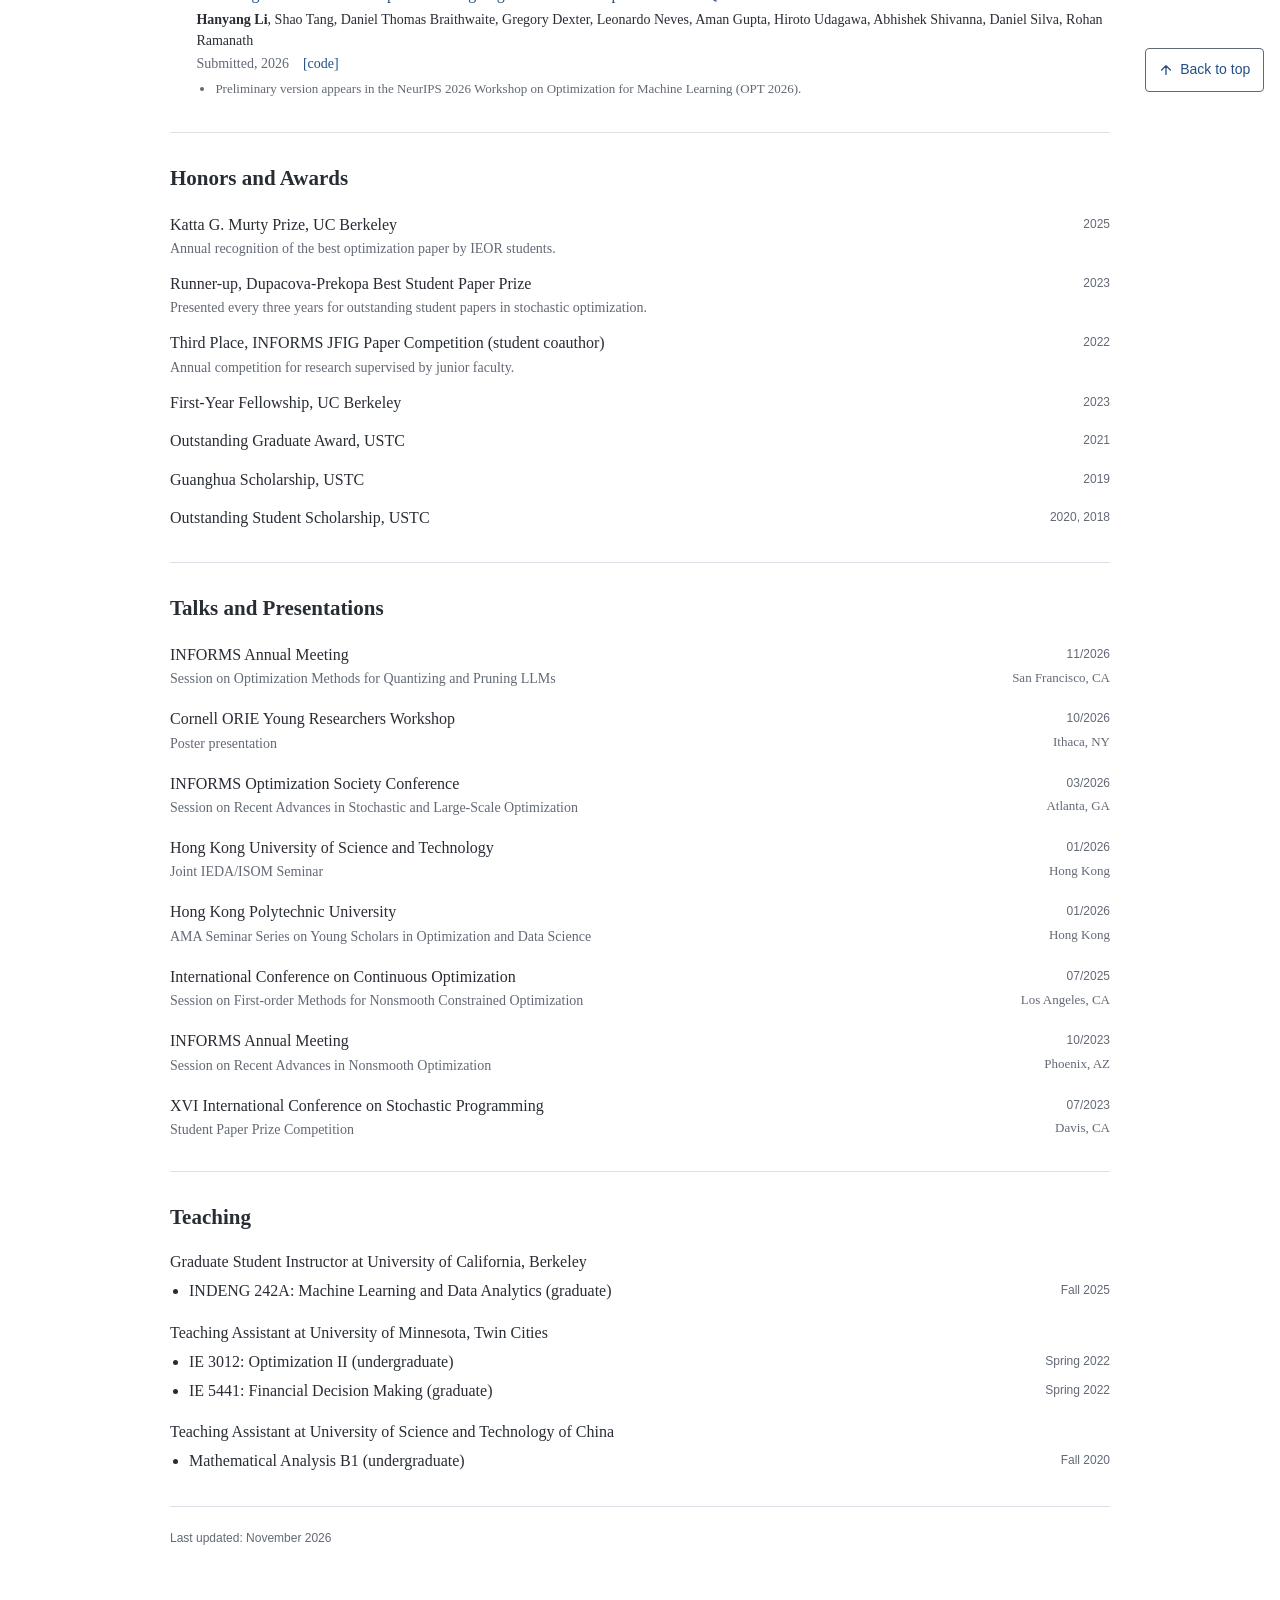
<file: publications.html>
<!doctype html>
<html lang="en">
<head>
<meta charset="utf-8">
<meta name="viewport" content="width=device-width, initial-scale=1">
<meta http-equiv="refresh" content="0; url=index.html#hp-publications">
<title>Hanyang Li</title>
<link rel="canonical" href="https://lhyoung99.github.io/#hp-publications">
</head>
<body><p><a href="index.html#hp-publications">Continue to Hanyang Li’s homepage.</a></p></body>
</html>
</file>
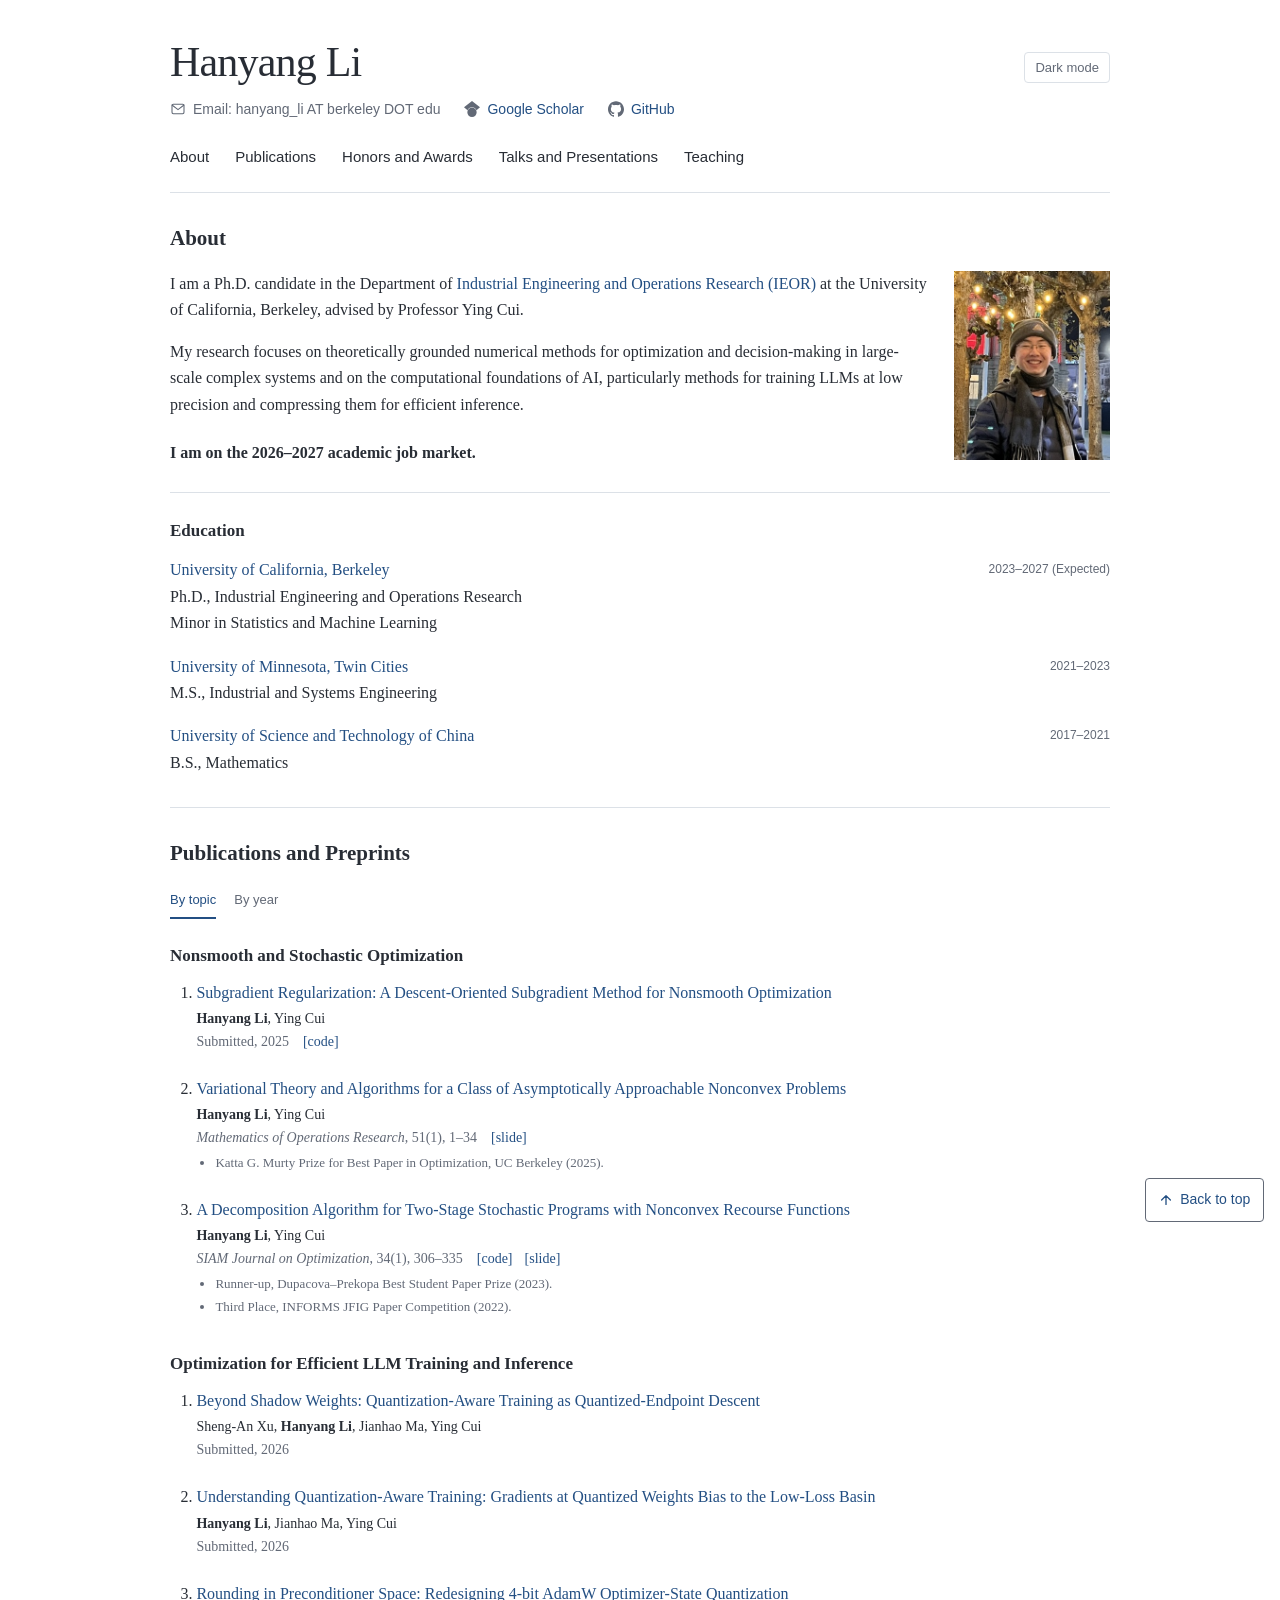
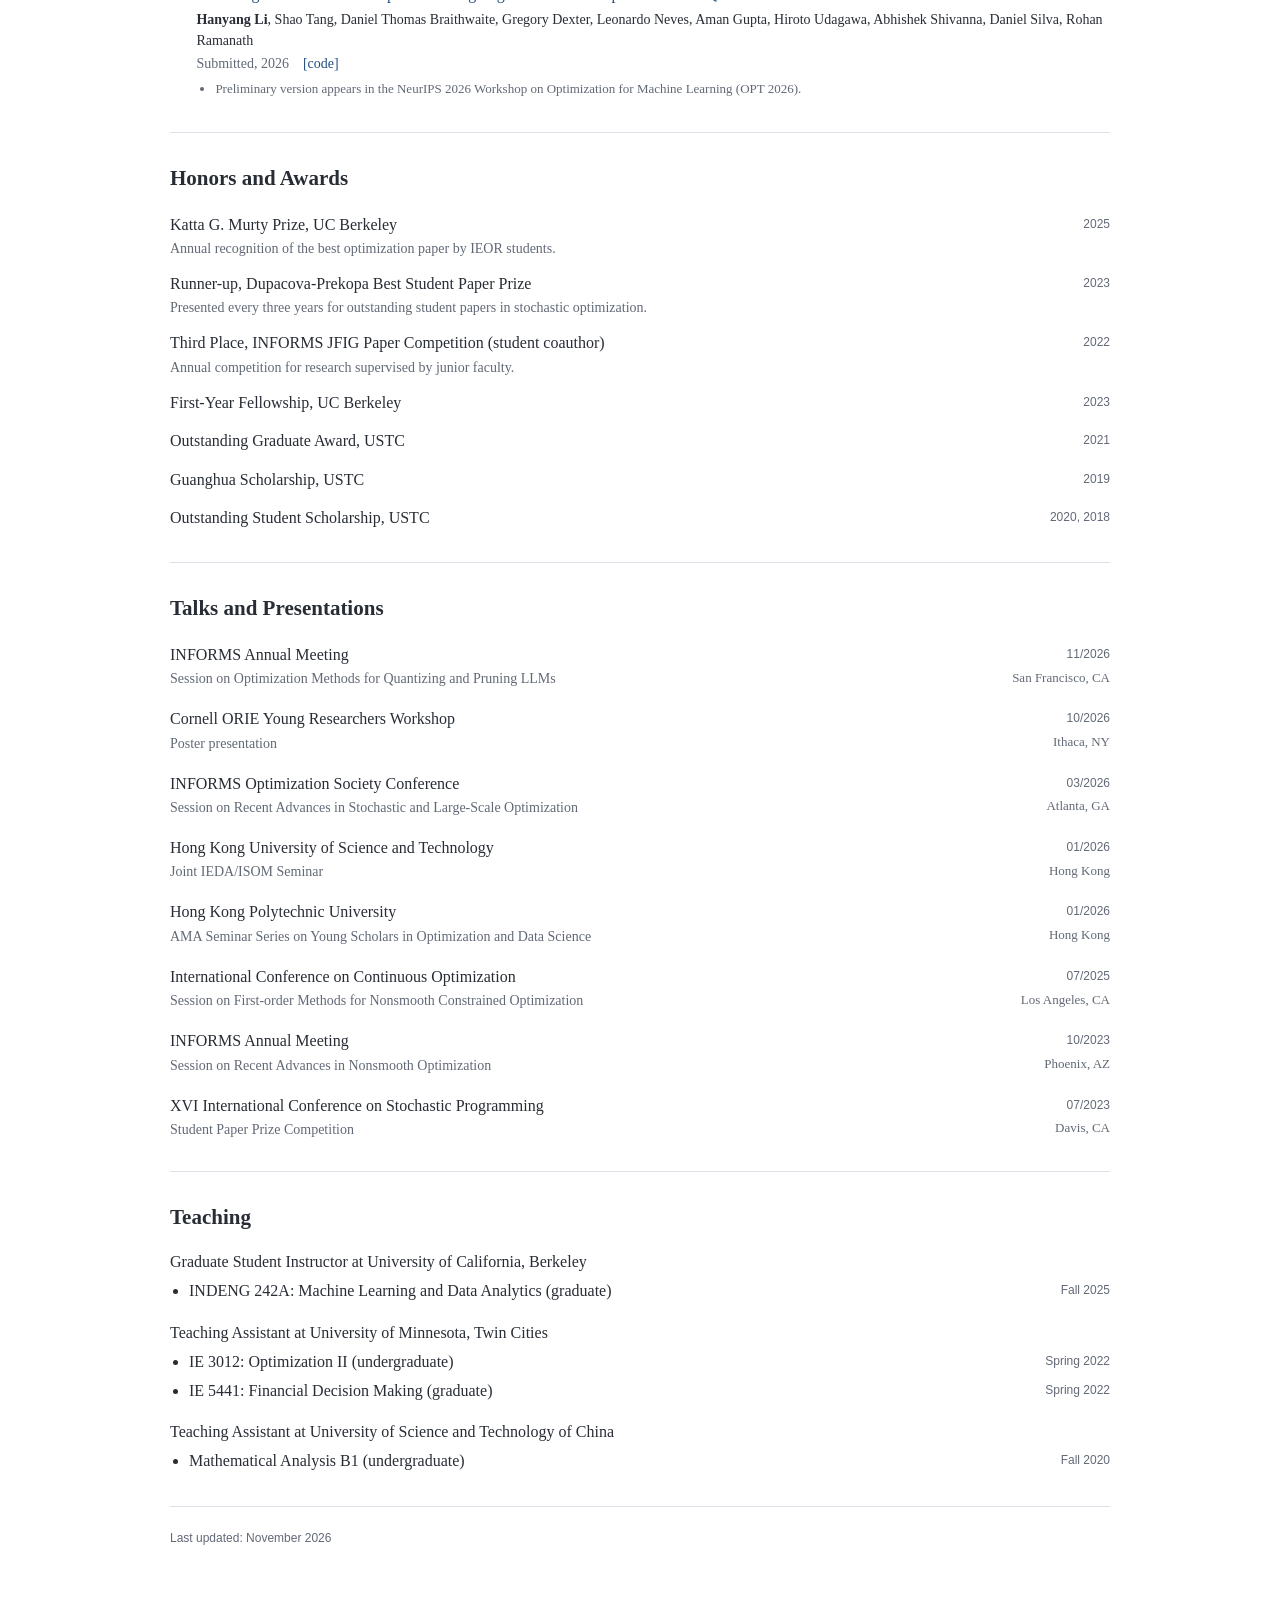
<file: research.html>
<!doctype html>
<html lang="en">
<head>
<meta charset="utf-8">
<meta name="viewport" content="width=device-width, initial-scale=1">
<meta http-equiv="refresh" content="0; url=index.html#hp-research">
<title>Hanyang Li</title>
<link rel="canonical" href="https://lhyoung99.github.io/#hp-research">
</head>
<body><p><a href="index.html#hp-research">Continue to Hanyang Li’s homepage.</a></p></body>
</html>
</file>
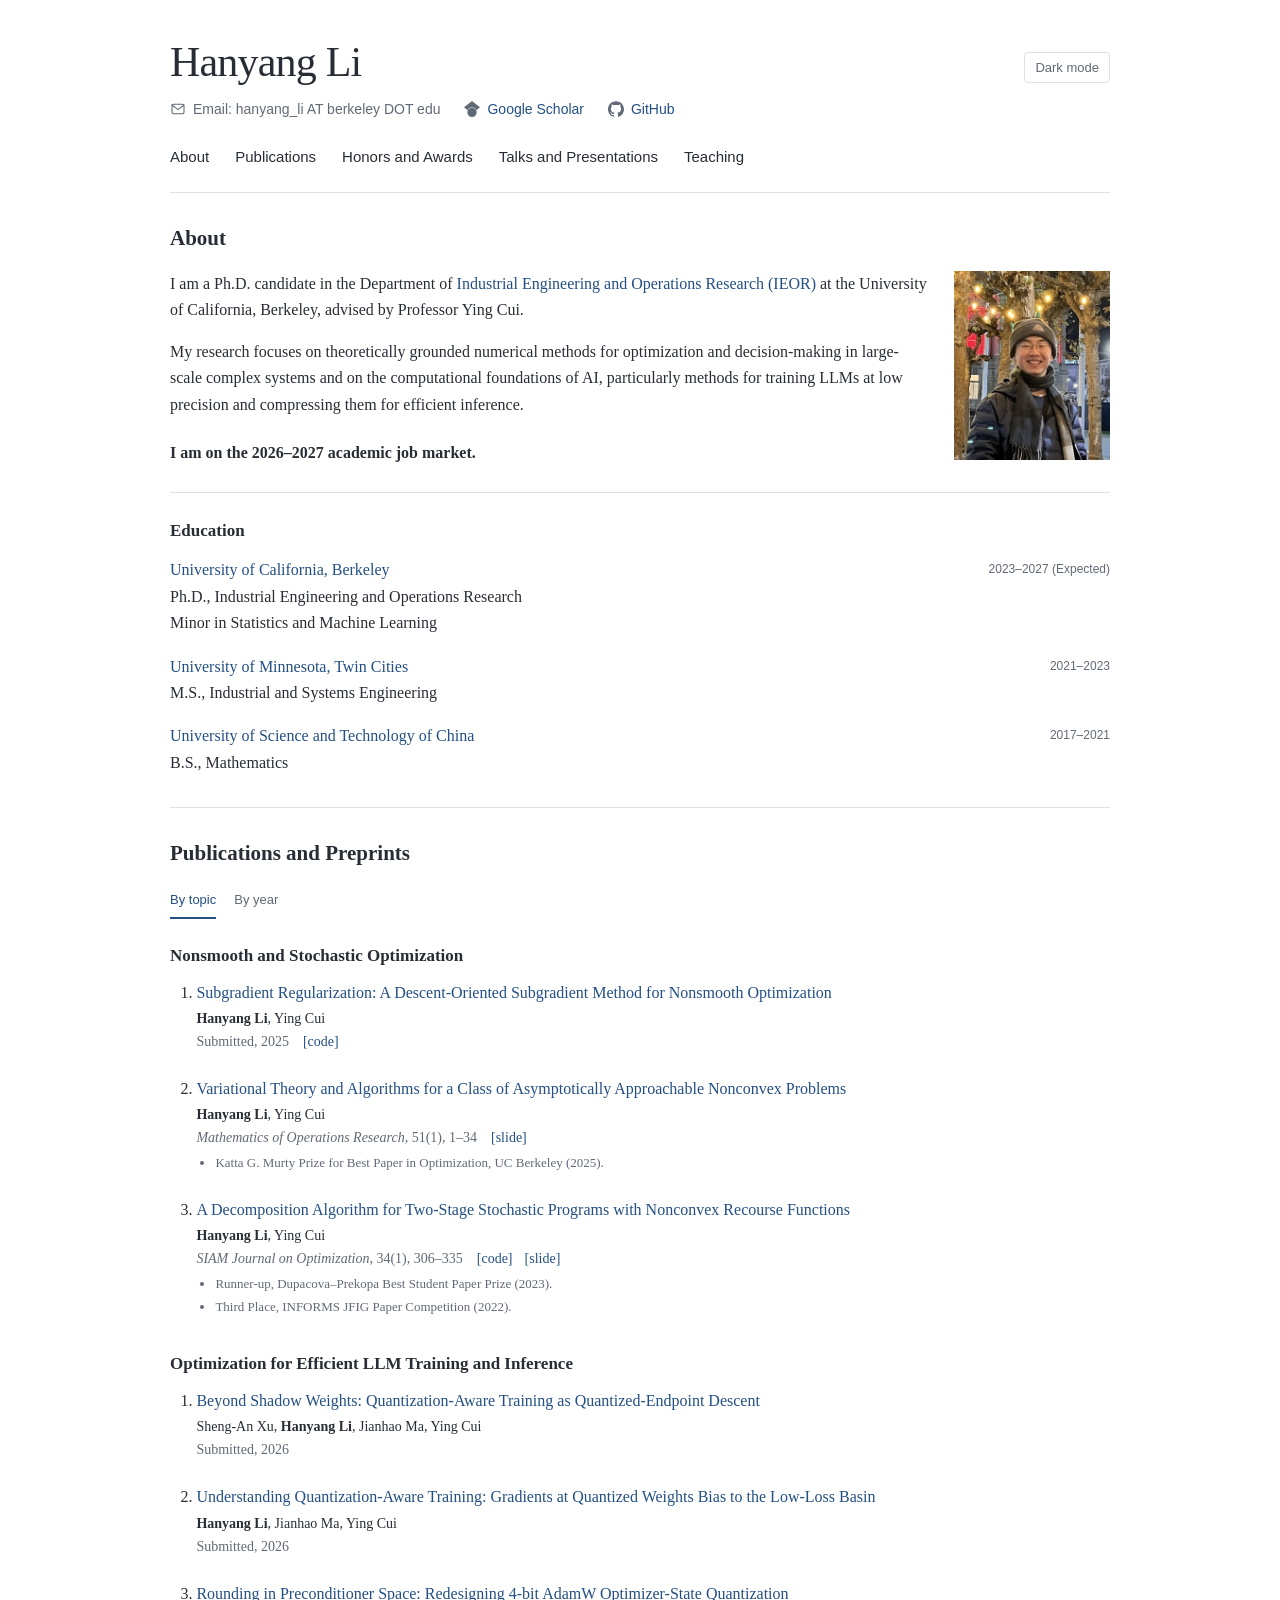
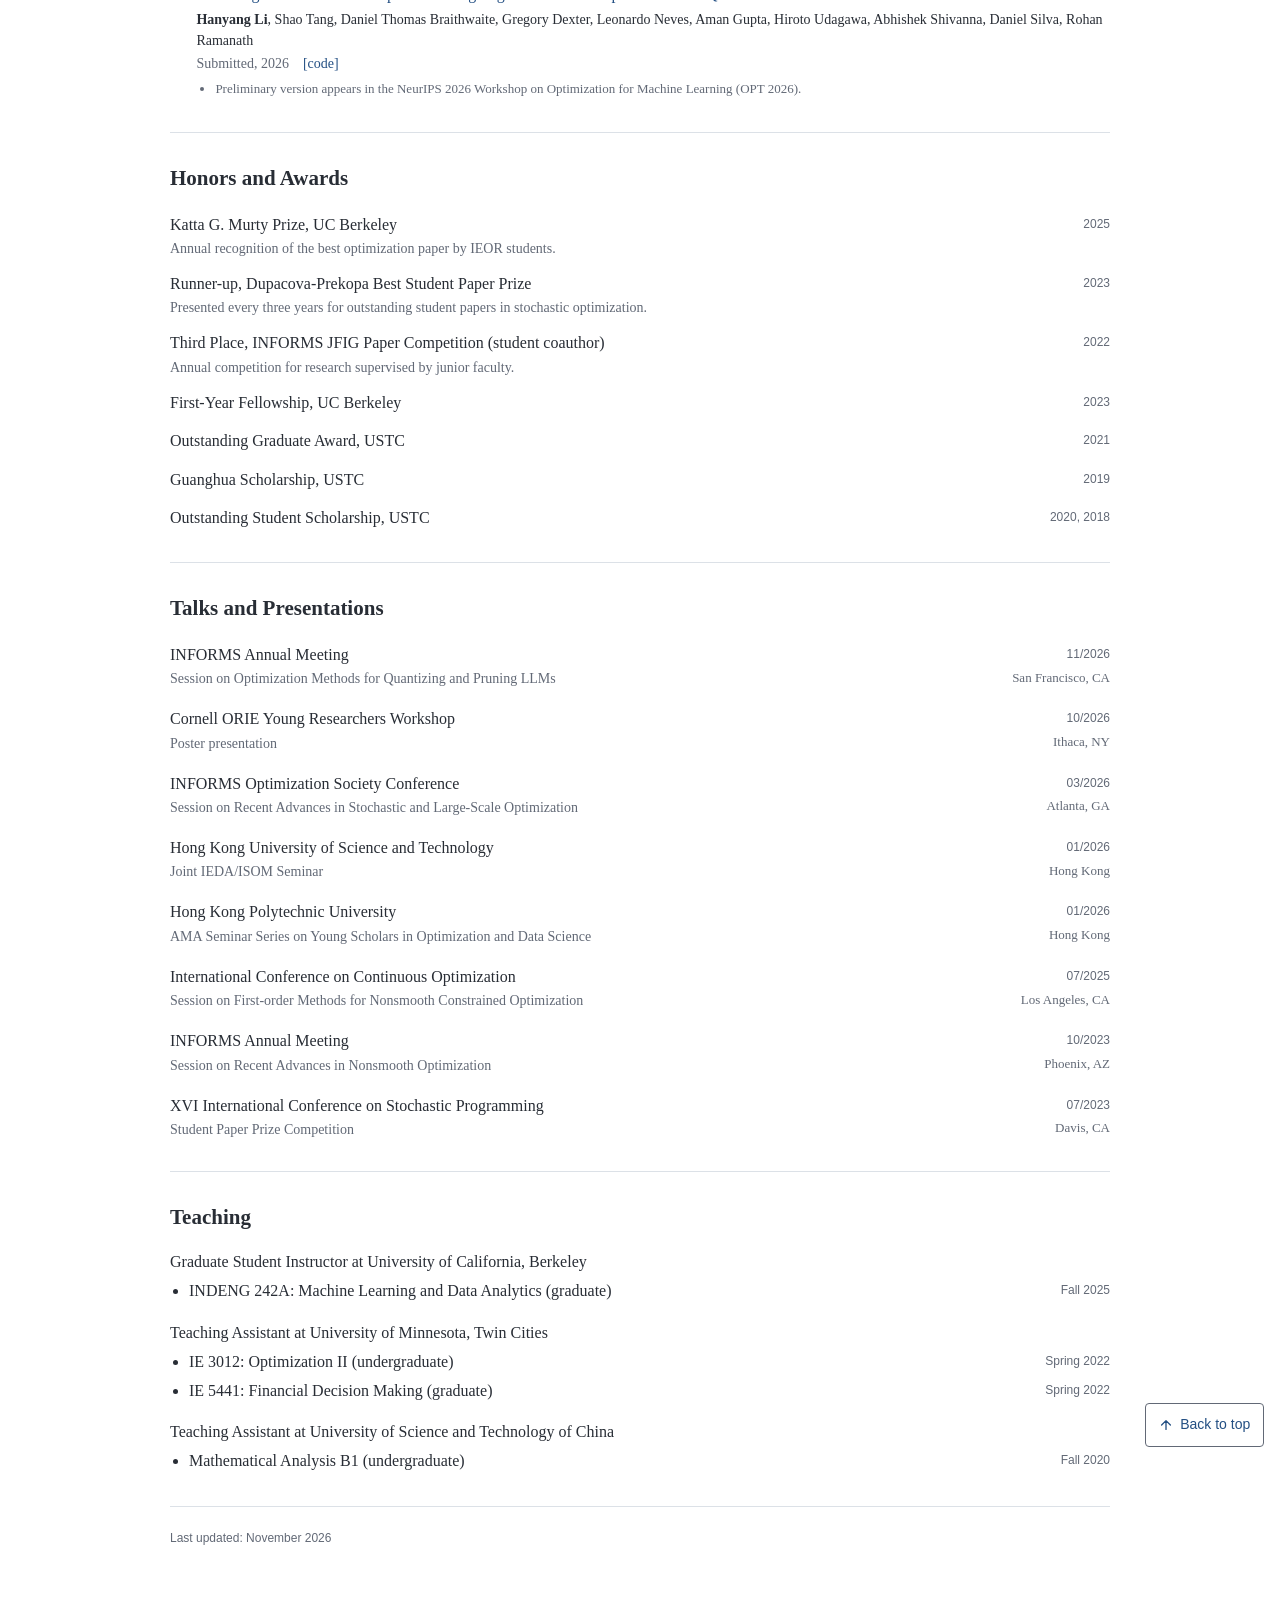
<file: talks.html>
<!doctype html>
<html lang="en">
<head>
<meta charset="utf-8">
<meta name="viewport" content="width=device-width, initial-scale=1">
<meta http-equiv="refresh" content="0; url=index.html#hp-talks">
<title>Hanyang Li</title>
<link rel="canonical" href="https://lhyoung99.github.io/#hp-talks">
</head>
<body><p><a href="index.html#hp-talks">Continue to Hanyang Li’s homepage.</a></p></body>
</html>
</file>
